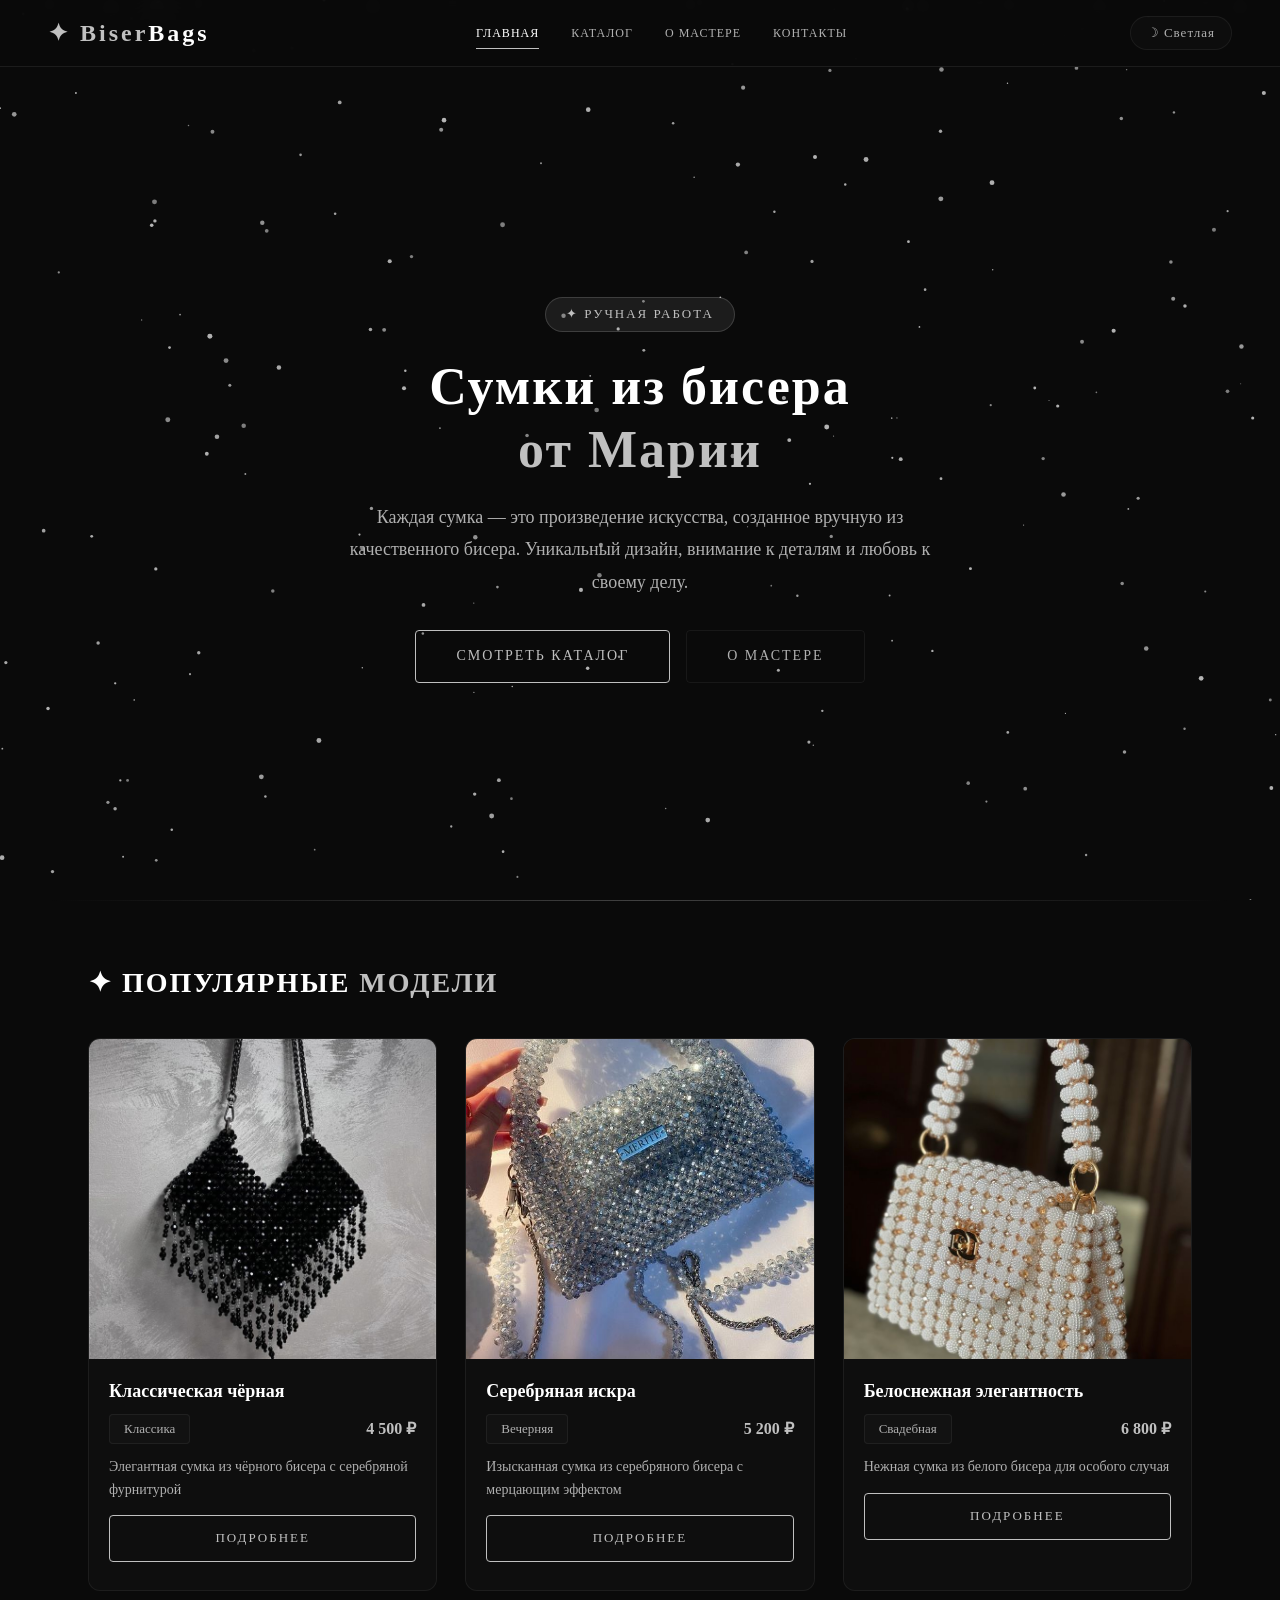
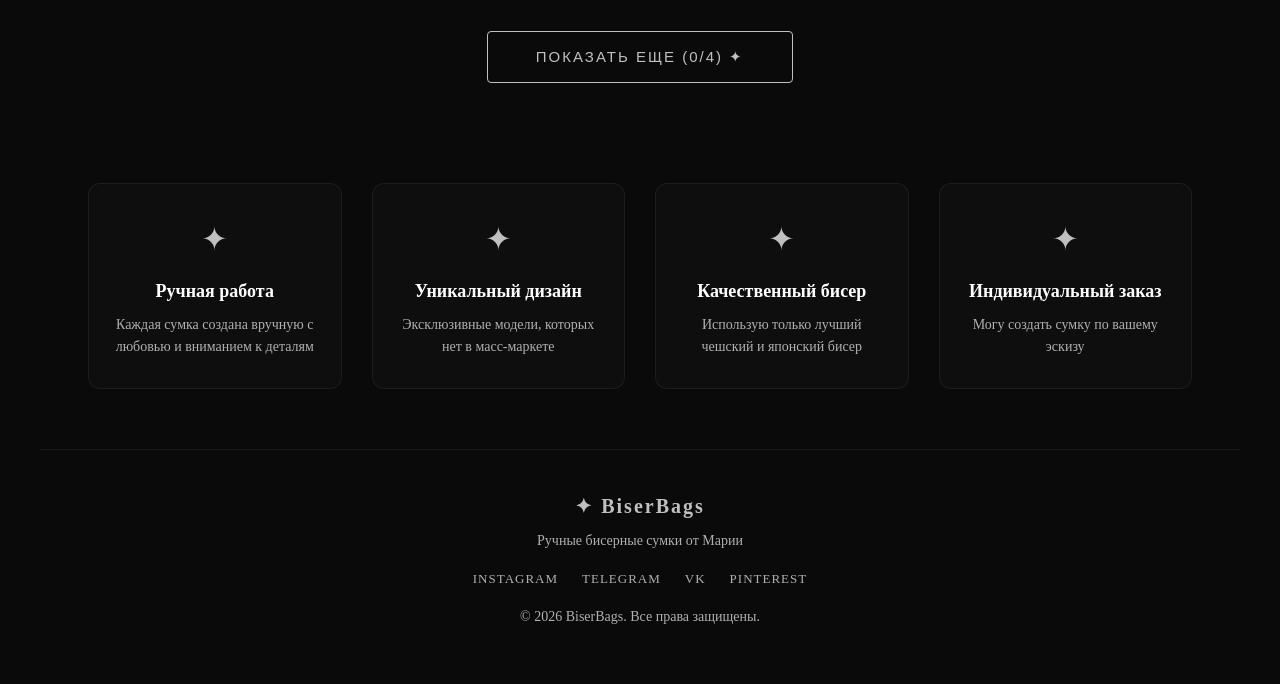
<file: index.html>
<!DOCTYPE html>
<html lang="ru">
<head>
  <meta charset="UTF-8">
  <meta name="viewport" content="width=device-width, initial-scale=1.0">

  <title>BiserBags — бисерные сумки ручной работы</title>

  <meta name="description" content="Уникальные сумки из бисера ручной работы от Марии. Эксклюзивные дизайны, качественные материалы, ручное плетение.">
  <meta name="keywords" content="сумки из бисера, ручная работа, бисер, аксессуары, Мария, эксклюзив">
  <meta name="author" content="Мария">
  <meta name="theme-color" content="#0a0a0a">

  <meta property="og:title" content="BiserBags — бисерные сумки ручной работы">
  <meta property="og:description" content="Уникальные сумки из бисера ручной работы от Марии. Каждая сумка создана с любовью.">
  <meta property="og:type" content="website">
  <meta property="og:image" content="assets/images/icon-512.png">

  <link rel="manifest" href="manifest.json">
  <link rel="icon" href="assets/images/favicon.png">

  <link rel="stylesheet" href="style.css">
</head>
<body>
  <!-- Звёздный фон -->
  <canvas id="starfield"></canvas>
  <div id="particles"></div>

  <!-- ХЕДЕР -->
  <header class="header">
    <a href="index.html" class="logo">✦ Biser<span>Bags</span></a>
    <nav class="nav">
      <a href="index.html" class="active">Главная</a>
      <a href="catalog.html">Каталог</a>
      <a href="about.html">О мастере</a>
      <a href="contacts.html">Контакты</a>
    </nav>
  </header>

  <!-- ГЕРОЙ -->
  <section class="hero">
    <div class="hero-content">
      <span class="hero-tag">✦ Ручная работа</span>
      <h1>Сумки из бисера<br><span>от Марии</span></h1>
      <p>Каждая сумка — это произведение искусства, созданное вручную из качественного бисера. Уникальный дизайн, внимание к деталям и любовь к своему делу.</p>
      <div class="hero-buttons">
        <a href="catalog.html" class="btn-neon">Смотреть каталог</a>
        <a href="about.html" class="btn-neon btn-outline">О мастере</a>
      </div>
    </div>
  </section>

  <!-- РАЗДЕЛИТЕЛЬ -->
  <div class="divider"></div>

  <!-- ПОПУЛЯРНЫЕ СУМКИ -->
  <section class="section">
    <h2 class="section-title">✦ Популярные <span>модели</span></h2>
    <div class="grid">
      <div class="card">
        <img class="card-image" src="черная.jpg" alt="Чёрная сумка из бисера" onerror="this.src='https://via.placeholder.com/400x500/1a1a1a/c0c0c0?text=BiserBags'">
        <div class="card-body">
          <div class="card-title">Классическая чёрная</div>
          <div class="card-meta">
            <span class="card-category">Классика</span>
            <span class="card-price">4 500 ₽</span>
          </div>
          <p class="card-description">Элегантная сумка из чёрного бисера с серебряной фурнитурой</p>
          <a href="catalog.html" class="btn-neon">Подробнее</a>
        </div>
      </div>

      <div class="card">
        <img class="card-image" src="серебро.jpg" alt="Серебряная сумка из бисера" onerror="this.src='https://via.placeholder.com/400x500/1a1a1a/c0c0c0?text=BiserBags'">
        <div class="card-body">
          <div class="card-title">Серебряная искра</div>
          <div class="card-meta">
            <span class="card-category">Вечерняя</span>
            <span class="card-price">5 200 ₽</span>
          </div>
          <p class="card-description">Изысканная сумка из серебряного бисера с мерцающим эффектом</p>
          <a href="catalog.html" class="btn-neon">Подробнее</a>
        </div>
      </div>

      <div class="card">
        <img class="card-image" src="свадебная.jpg" alt="Белая сумка из бисера" onerror="this.src='https://via.placeholder.com/400x500/1a1a1a/c0c0c0?text=BiserBags'">
        <div class="card-body">
          <div class="card-title">Белоснежная элегантность</div>
          <div class="card-meta">
            <span class="card-category">Свадебная</span>
            <span class="card-price">6 800 ₽</span>
          </div>
          <p class="card-description">Нежная сумка из белого бисера для особого случая</p>
          <a href="catalog.html" class="btn-neon">Подробнее</a>
        </div>
      </div>
    </div>

    <!-- КНОПКА "ПОКАЗАТЬ ЕЩЕ" -->
    <div class="load-more-wrapper">
      <button id="loadMore" class="btn-neon">Показать еще (0/4) ✦</button>
    </div>
  </section>

  <!-- ПРЕИМУЩЕСТВА -->
  <section class="section features">
    <div class="features-grid">
      <div class="feature-item">
        <div class="feature-icon">✦</div>
        <h3>Ручная работа</h3>
        <p>Каждая сумка создана вручную с любовью и вниманием к деталям</p>
      </div>
      <div class="feature-item">
        <div class="feature-icon">✦</div>
        <h3>Уникальный дизайн</h3>
        <p>Эксклюзивные модели, которых нет в масс-маркете</p>
      </div>
      <div class="feature-item">
        <div class="feature-icon">✦</div>
        <h3>Качественный бисер</h3>
        <p>Использую только лучший чешский и японский бисер</p>
      </div>
      <div class="feature-item">
        <div class="feature-icon">✦</div>
        <h3>Индивидуальный заказ</h3>
        <p>Могу создать сумку по вашему эскизу</p>
      </div>
    </div>
  </section>

  <!-- ПОДВАЛ -->
  <footer class="footer">
    <div class="footer-content">
      <div class="footer-logo">✦ BiserBags</div>
      <p>Ручные бисерные сумки от Марии</p>
      <div class="social-links">
        <a href="#" class="social-link">Instagram</a>
        <a href="#" class="social-link">Telegram</a>
        <a href="#" class="social-link">VK</a>
        <a href="#" class="social-link">Pinterest</a>
      </div>
      <p class="copyright">© 2026 BiserBags. Все права защищены.</p>
    </div>
  </footer>

  <!-- ПОДКЛЮЧЕНИЕ СКРИПТОВ -->
  <script src="script.js"></script>
</body>
</html>
</file>
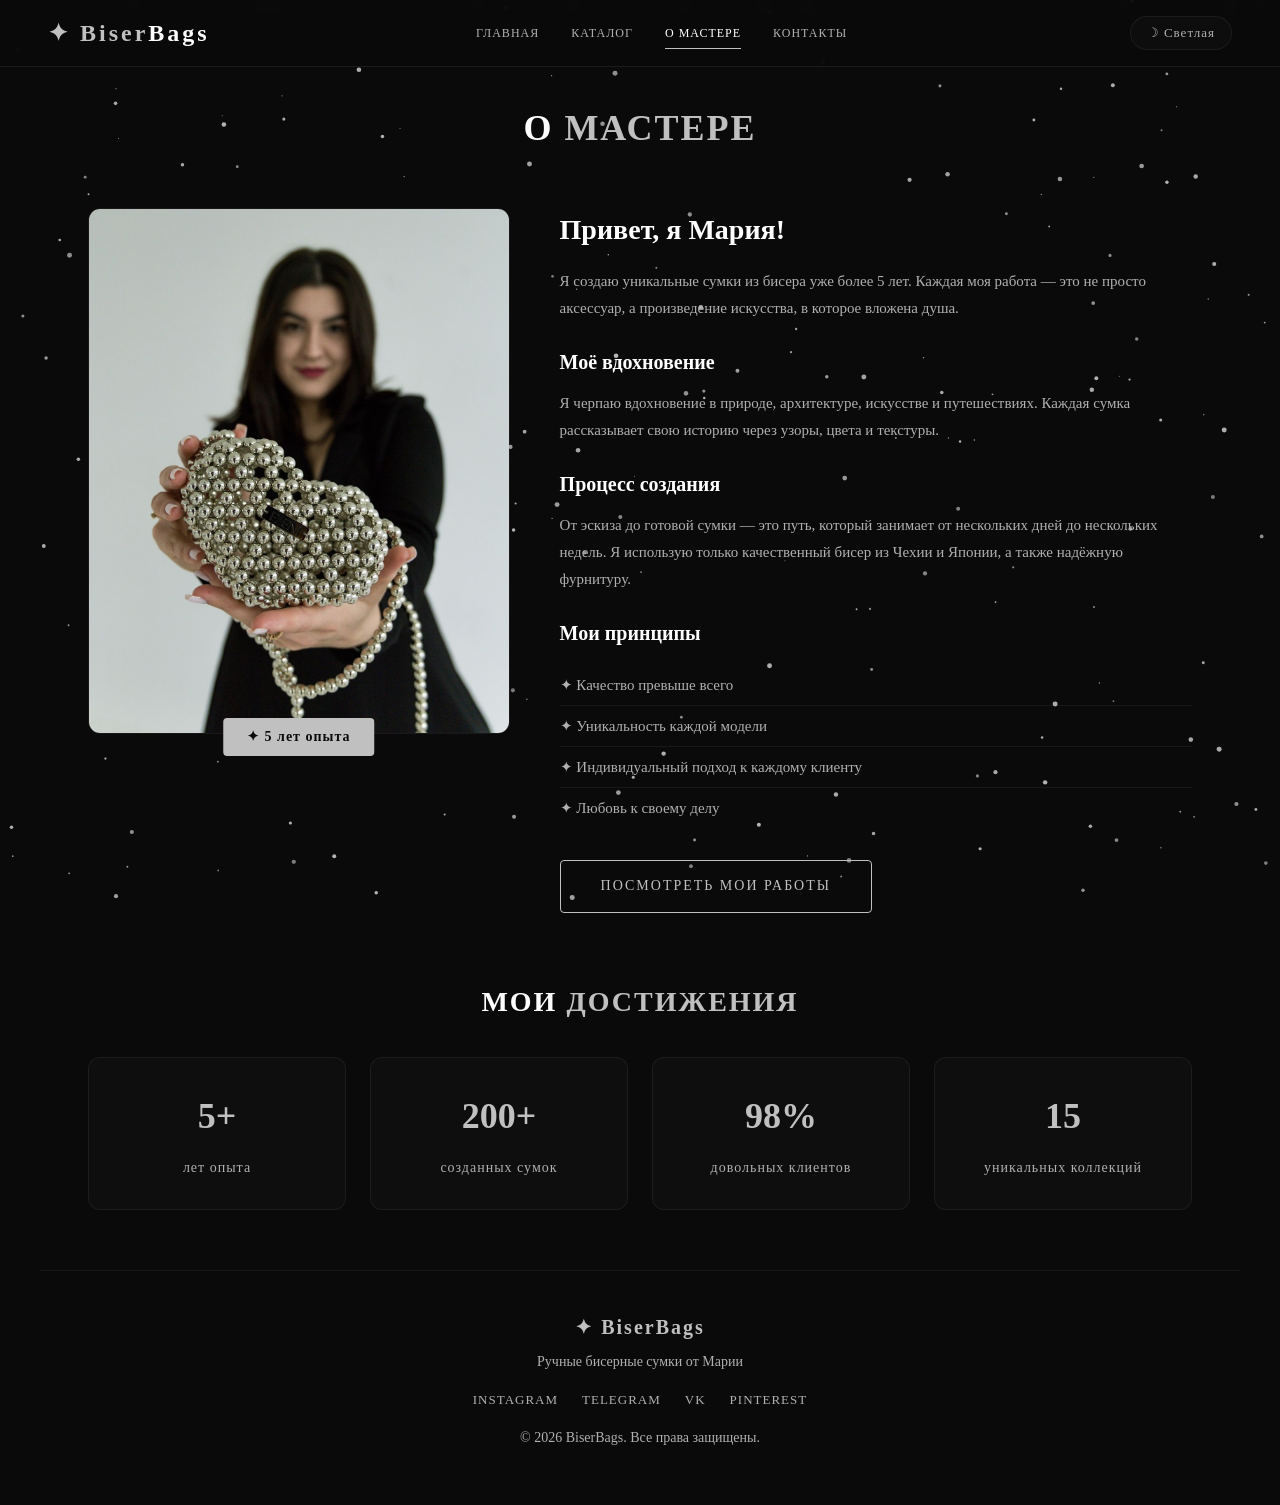
<file: about.html>
<!DOCTYPE html>
<html lang="ru">
<head>
  <meta charset="UTF-8">
  <meta name="viewport" content="width=device-width, initial-scale=1.0">

  <title>BiserBags — О мастере Марии</title>

  <meta name="description" content="Мария — мастер по созданию бисерных сумок. История, вдохновение, процесс создания.">
  <meta name="keywords" content="о мастере, Мария, бисерные сумки, ручная работа">
  <meta name="author" content="Мария">
  <meta name="theme-color" content="#0a0a0a">

  <meta property="og:title" content="BiserBags — О мастере Марии">
  <meta property="og:description" content="Мария создаёт уникальные сумки из бисера с любовью.">
  <meta property="og:type" content="website">
  <meta property="og:image" content="assets/images/icon-512.png">

  <link rel="manifest" href="manifest.json">
  <link rel="icon" href="assets/images/favicon.png">

  <link rel="stylesheet" href="style.css">
  <link rel="stylesheet" href="about.css">
</head>
<body>
  <!-- Звёздный фон -->
  <canvas id="starfield"></canvas>
  <div id="particles"></div>

  <!-- ХЕДЕР -->
  <header class="header">
    <a href="index.html" class="logo">✦ Biser<span>Bags</span></a>
    <nav class="nav">
      <a href="index.html">Главная</a>
      <a href="catalog.html">Каталог</a>
      <a href="about.html" class="active">О мастере</a>
      <a href="contacts.html">Контакты</a>
    </nav>
  </header>

  <!-- О МАСТЕРЕ -->
  <main class="about-page">
    <div class="about-header">
      <h1>О <span>мастере</span></h1>
    </div>

    <div class="about-content">
      <div class="about-image">
        <img src="портрет.jpg" alt="Мария — мастер бисерных сумок" onerror="this.src='https://via.placeholder.com/400x500/1a1a1a/c0c0c0?text=Мария'">
        <div class="about-badge">✦ 5 лет опыта</div>
      </div>

      <div class="about-text">
        <h2>Привет, я Мария!</h2>
        <p>Я создаю уникальные сумки из бисера уже более 5 лет. Каждая моя работа — это не просто аксессуар, а произведение искусства, в которое вложена душа.</p>
        
        <h3>Моё вдохновение</h3>
        <p>Я черпаю вдохновение в природе, архитектуре, искусстве и путешествиях. Каждая сумка рассказывает свою историю через узоры, цвета и текстуры.</p>
        
        <h3>Процесс создания</h3>
        <p>От эскиза до готовой сумки — это путь, который занимает от нескольких дней до нескольких недель. Я использую только качественный бисер из Чехии и Японии, а также надёжную фурнитуру.</p>

        <h3>Мои принципы</h3>
        <ul class="principles">
          <li>✦ Качество превыше всего</li>
          <li>✦ Уникальность каждой модели</li>
          <li>✦ Индивидуальный подход к каждому клиенту</li>
          <li>✦ Любовь к своему делу</li>
        </ul>

        <a href="catalog.html" class="btn-neon">Посмотреть мои работы</a>
      </div>
    </div>

    <!-- Достижения -->
    <section class="achievements">
      <h2>Мои <span>достижения</span></h2>
      <div class="achievements-grid">
        <div class="achievement-item">
          <span class="achievement-number">5+</span>
          <span class="achievement-label">лет опыта</span>
        </div>
        <div class="achievement-item">
          <span class="achievement-number">200+</span>
          <span class="achievement-label">созданных сумок</span>
        </div>
        <div class="achievement-item">
          <span class="achievement-number">98%</span>
          <span class="achievement-label">довольных клиентов</span>
        </div>
        <div class="achievement-item">
          <span class="achievement-number">15</span>
          <span class="achievement-label">уникальных коллекций</span>
        </div>
      </div>
    </section>
  </main>

  <!-- ПОДВАЛ -->
  <footer class="footer">
    <div class="footer-content">
      <div class="footer-logo">✦ BiserBags</div>
      <p>Ручные бисерные сумки от Марии</p>
      <div class="social-links">
        <a href="#" class="social-link">Instagram</a>
        <a href="#" class="social-link">Telegram</a>
        <a href="#" class="social-link">VK</a>
        <a href="#" class="social-link">Pinterest</a>
      </div>
      <p class="copyright">© 2026 BiserBags. Все права защищены.</p>
    </div>
  </footer>

  <!-- ПОДКЛЮЧЕНИЕ СКРИПТОВ -->
  <script src="script.js"></script>
</body>
</html>
</file>
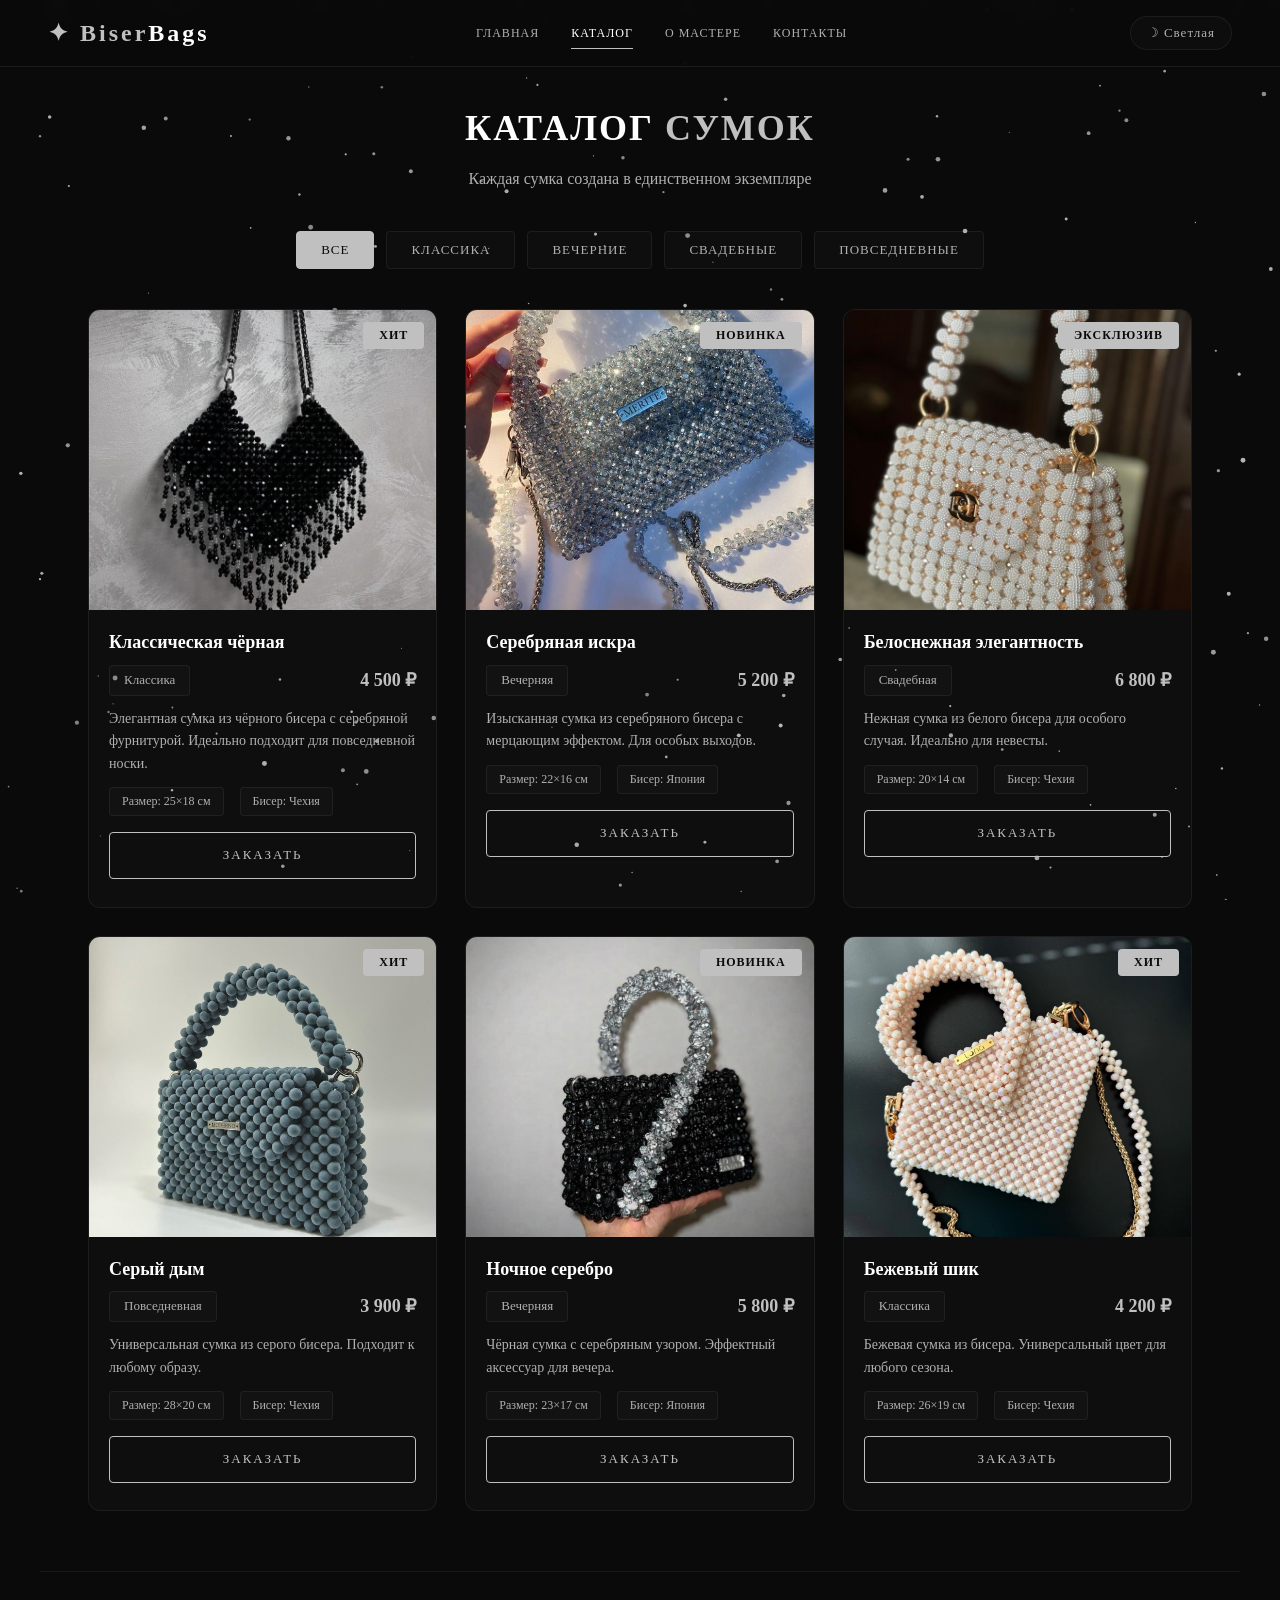
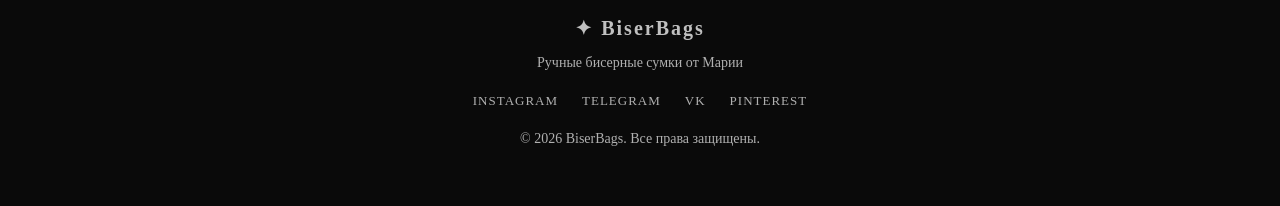
<file: catalog.html>
<!DOCTYPE html>
<html lang="ru">
<head>
  <meta charset="UTF-8">
  <meta name="viewport" content="width=device-width, initial-scale=1.0">

  <title>BiserBags — Каталог бисерных сумок</title>

  <meta name="description" content="Каталог бисерных сумок ручной работы. Различные модели, цвета и размеры. Сделано с любовью.">
  <meta name="keywords" content="каталог сумок, бисерные сумки, ручная работа, сумки из бисера">
  <meta name="author" content="Мария">
  <meta name="theme-color" content="#0a0a0a">

  <meta property="og:title" content="BiserBags — Каталог бисерных сумок">
  <meta property="og:description" content="Сумки из бисера ручной работы. Уникальные модели.">
  <meta property="og:type" content="website">
  <meta property="og:image" content="assets/images/icon-512.png">

  <link rel="manifest" href="manifest.json">
  <link rel="icon" href="assets/images/favicon.png">

  <link rel="stylesheet" href="style.css">
  <link rel="stylesheet" href="catalog.css">
</head>
<body>
  <!-- Звёздный фон -->
  <canvas id="starfield"></canvas>
  <div id="particles"></div>

  <!-- ХЕДЕР -->
  <header class="header">
    <a href="index.html" class="logo">✦ Biser<span>Bags</span></a>
    <nav class="nav">
      <a href="index.html">Главная</a>
      <a href="catalog.html" class="active">Каталог</a>
      <a href="about.html">О мастере</a>
      <a href="contacts.html">Контакты</a>
    </nav>
  </header>

  <!-- КАТАЛОГ -->
  <main class="catalog-page">
    <div class="catalog-header">
      <h1>Каталог <span>сумок</span></h1>
      <p>Каждая сумка создана в единственном экземпляре</p>
    </div>

    <!-- Фильтры -->
    <div class="filters">
      <button class="filter-btn active" data-filter="all">Все</button>
      <button class="filter-btn" data-filter="classic">Классика</button>
      <button class="filter-btn" data-filter="evening">Вечерние</button>
      <button class="filter-btn" data-filter="wedding">Свадебные</button>
      <button class="filter-btn" data-filter="everyday">Повседневные</button>
    </div>

    <!-- Сетка товаров -->
    <div class="catalog-grid">
      <div class="product-card" data-category="classic">
        <div class="product-image">
          <img src="черная.jpg" alt="Классическая чёрная сумка" onerror="this.src='https://via.placeholder.com/400x500/1a1a1a/c0c0c0?text=BiserBags'">
          <span class="product-badge">Хит</span>
        </div>
        <div class="product-info">
          <h3>Классическая чёрная</h3>
          <div class="product-details">
            <span class="product-category">Классика</span>
            <span class="product-price">4 500 ₽</span>
          </div>
          <p class="product-description">Элегантная сумка из чёрного бисера с серебряной фурнитурой. Идеально подходит для повседневной носки.</p>
          <div class="product-specs">
            <span>Размер: 25×18 см</span>
            <span>Бисер: Чехия</span>
          </div>
          <a href="#" class="btn-neon">Заказать</a>
        </div>
      </div>

      <div class="product-card" data-category="evening">
        <div class="product-image">
          <img src="серебро.jpg" alt="Серебряная сумка" onerror="this.src='https://via.placeholder.com/400x500/1a1a1a/c0c0c0?text=BiserBags'">
          <span class="product-badge">Новинка</span>
        </div>
        <div class="product-info">
          <h3>Серебряная искра</h3>
          <div class="product-details">
            <span class="product-category">Вечерняя</span>
            <span class="product-price">5 200 ₽</span>
          </div>
          <p class="product-description">Изысканная сумка из серебряного бисера с мерцающим эффектом. Для особых выходов.</p>
          <div class="product-specs">
            <span>Размер: 22×16 см</span>
            <span>Бисер: Япония</span>
          </div>
          <a href="#" class="btn-neon">Заказать</a>
        </div>
      </div>

      <div class="product-card" data-category="wedding">
        <div class="product-image">
          <img src="свадебная.jpg" alt="Белая свадебная сумка" onerror="this.src='https://via.placeholder.com/400x500/1a1a1a/c0c0c0?text=BiserBags'">
          <span class="product-badge">Эксклюзив</span>
        </div>
        <div class="product-info">
          <h3>Белоснежная элегантность</h3>
          <div class="product-details">
            <span class="product-category">Свадебная</span>
            <span class="product-price">6 800 ₽</span>
          </div>
          <p class="product-description">Нежная сумка из белого бисера для особого случая. Идеально для невесты.</p>
          <div class="product-specs">
            <span>Размер: 20×14 см</span>
            <span>Бисер: Чехия</span>
          </div>
          <a href="#" class="btn-neon">Заказать</a>
        </div>
      </div>

      <div class="product-card" data-category="everyday">
        <div class="product-image">
          <img src="повседневное.jpg" alt="Серая повседневная сумка" onerror="this.src='https://via.placeholder.com/400x500/1a1a1a/c0c0c0?text=BiserBags'">
          <span class="product-badge">Хит</span>
        </div>
        <div class="product-info">
          <h3>Серый дым</h3>
          <div class="product-details">
            <span class="product-category">Повседневная</span>
            <span class="product-price">3 900 ₽</span>
          </div>
          <p class="product-description">Универсальная сумка из серого бисера. Подходит к любому образу.</p>
          <div class="product-specs">
            <span>Размер: 28×20 см</span>
            <span>Бисер: Чехия</span>
          </div>
          <a href="#" class="btn-neon">Заказать</a>
        </div>
      </div>

      <div class="product-card" data-category="evening">
        <div class="product-image">
          <img src="вечерняя.jpg" alt="Чёрная вечерняя сумка с серебром" onerror="this.src='https://via.placeholder.com/400x500/1a1a1a/c0c0c0?text=BiserBags'">
          <span class="product-badge">Новинка</span>
        </div>
        <div class="product-info">
          <h3>Ночное серебро</h3>
          <div class="product-details">
            <span class="product-category">Вечерняя</span>
            <span class="product-price">5 800 ₽</span>
          </div>
          <p class="product-description">Чёрная сумка с серебряным узором. Эффектный аксессуар для вечера.</p>
          <div class="product-specs">
            <span>Размер: 23×17 см</span>
            <span>Бисер: Япония</span>
          </div>
          <a href="#" class="btn-neon">Заказать</a>
        </div>
      </div>

      <div class="product-card" data-category="classic">
        <div class="product-image">
          <img src="беж.jpg" alt="Бежевая классическая сумка" onerror="this.src='https://via.placeholder.com/400x500/1a1a1a/c0c0c0?text=BiserBags'">
          <span class="product-badge">Хит</span>
        </div>
        <div class="product-info">
          <h3>Бежевый шик</h3>
          <div class="product-details">
            <span class="product-category">Классика</span>
            <span class="product-price">4 200 ₽</span>
          </div>
          <p class="product-description">Бежевая сумка из бисера. Универсальный цвет для любого сезона.</p>
          <div class="product-specs">
            <span>Размер: 26×19 см</span>
            <span>Бисер: Чехия</span>
          </div>
          <a href="#" class="btn-neon">Заказать</a>
        </div>
      </div>
    </div>
  </main>

  <!-- ПОДВАЛ -->
  <footer class="footer">
    <div class="footer-content">
      <div class="footer-logo">✦ BiserBags</div>
      <p>Ручные бисерные сумки от Марии</p>
      <div class="social-links">
        <a href="#" class="social-link">Instagram</a>
        <a href="#" class="social-link">Telegram</a>
        <a href="#" class="social-link">VK</a>
        <a href="#" class="social-link">Pinterest</a>
      </div>
      <p class="copyright">© 2026 BiserBags. Все права защищены.</p>
    </div>
  </footer>

  <!-- ПОДКЛЮЧЕНИЕ СКРИПТОВ -->
  <script src="script.js"></script>
</body>
</html>
</file>
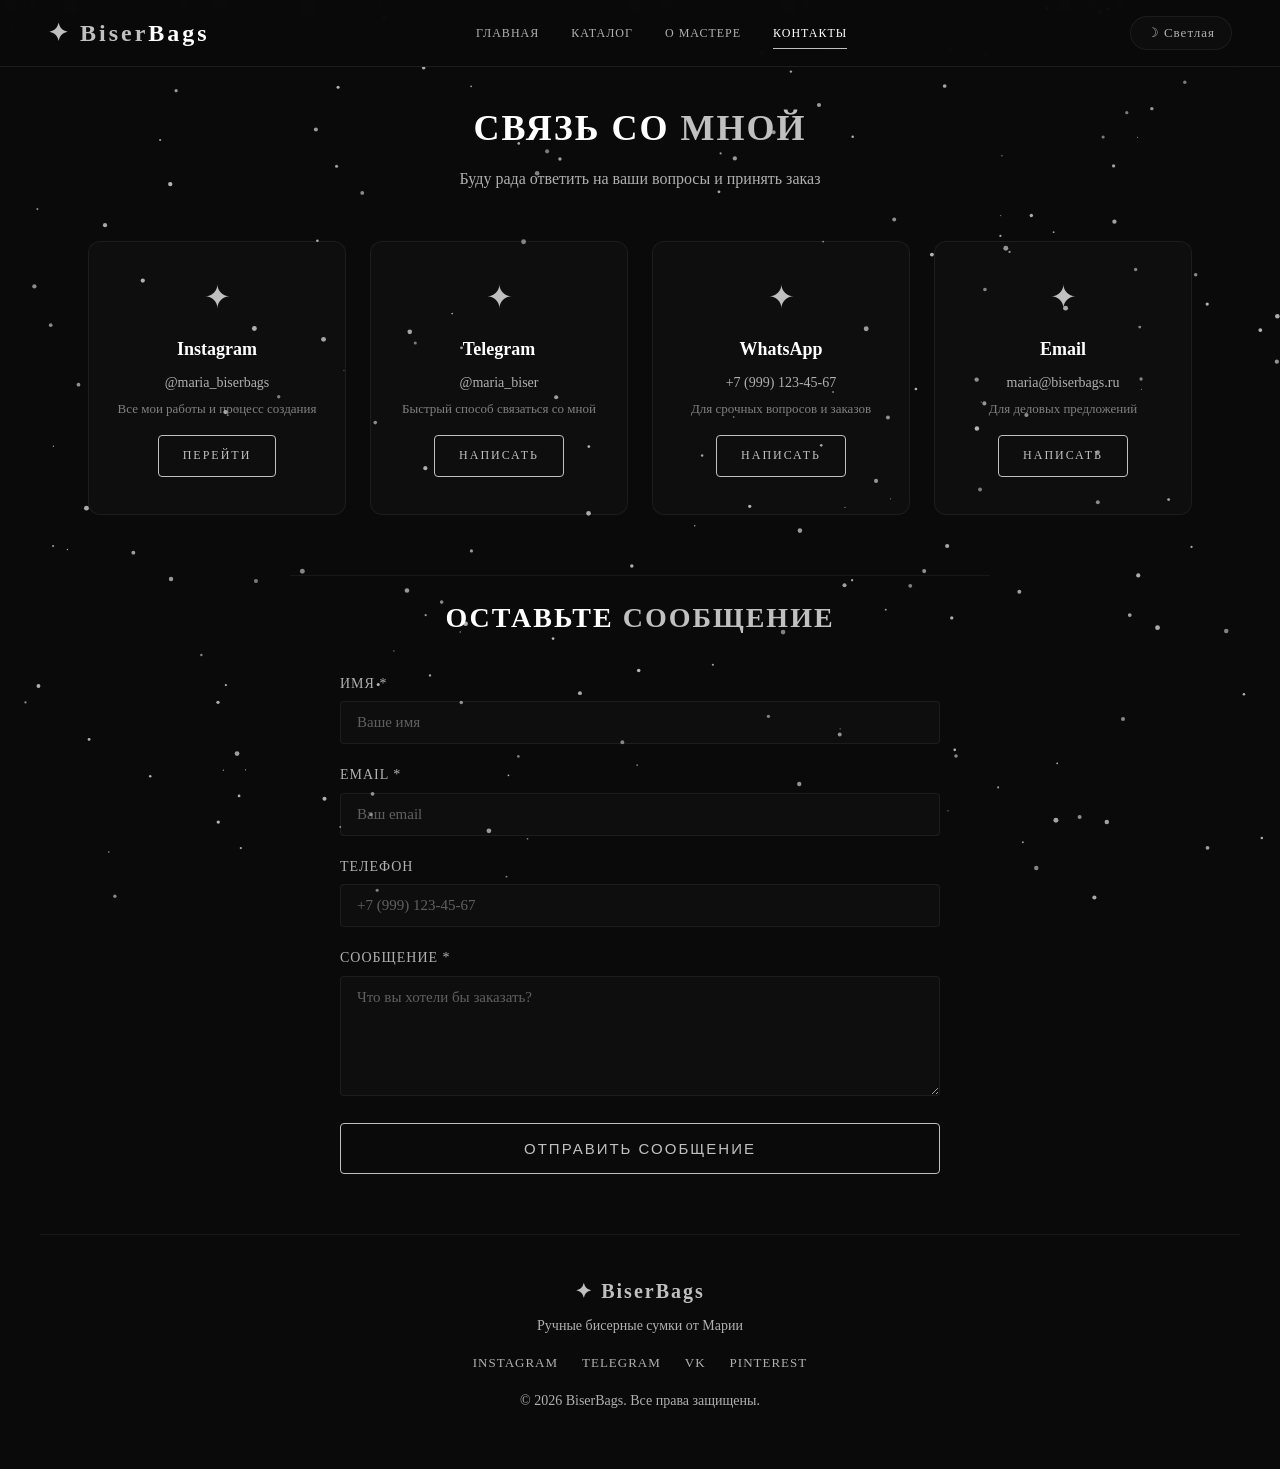
<file: contacts.html>
<!DOCTYPE html>
<html lang="ru">
<head>
  <meta charset="UTF-8">
  <meta name="viewport" content="width=device-width, initial-scale=1.0">

  <title>BiserBags — Контакты</title>

  <meta name="description" content="Свяжитесь с Марией для заказа бисерной сумки. Instagram, Telegram, WhatsApp, Email.">
  <meta name="keywords" content="контакты, заказать сумку, Мария, бисерные сумки">
  <meta name="author" content="Мария">
  <meta name="theme-color" content="#0a0a0a">

  <meta property="og:title" content="BiserBags — Контакты">
  <meta property="og:description" content="Свяжитесь со мной для заказа уникальной бисерной сумки.">
  <meta property="og:type" content="website">
  <meta property="og:image" content="assets/images/icon-512.png">

  <link rel="manifest" href="manifest.json">
  <link rel="icon" href="assets/images/favicon.png">

  <link rel="stylesheet" href="style.css">
  <link rel="stylesheet" href="contacts.css">
</head>
<body>
  <!-- Звёздный фон -->
  <canvas id="starfield"></canvas>
  <div id="particles"></div>

  <!-- ХЕДЕР -->
  <header class="header">
    <a href="index.html" class="logo">✦ Biser<span>Bags</span></a>
    <nav class="nav">
      <a href="index.html">Главная</a>
      <a href="catalog.html">Каталог</a>
      <a href="about.html">О мастере</a>
      <a href="contacts.html" class="active">Контакты</a>
    </nav>
  </header>

  <!-- КОНТАКТЫ -->
  <main class="contacts-page">
    <div class="contacts-header">
      <h1>Связь со <span>мной</span></h1>
      <p>Буду рада ответить на ваши вопросы и принять заказ</p>
    </div>

    <div class="contacts-grid">
      <div class="contact-card">
        <div class="contact-icon">✦</div>
        <h3>Instagram</h3>
        <p>@maria_biserbags</p>
        <p class="contact-desc">Все мои работы и процесс создания</p>
        <a href="#" class="btn-neon btn-small">Перейти</a>
      </div>

      <div class="contact-card">
        <div class="contact-icon">✦</div>
        <h3>Telegram</h3>
        <p>@maria_biser</p>
        <p class="contact-desc">Быстрый способ связаться со мной</p>
        <a href="#" class="btn-neon btn-small">Написать</a>
      </div>

      <div class="contact-card">
        <div class="contact-icon">✦</div>
        <h3>WhatsApp</h3>
        <p>+7 (999) 123-45-67</p>
        <p class="contact-desc">Для срочных вопросов и заказов</p>
        <a href="#" class="btn-neon btn-small">Написать</a>
      </div>

      <div class="contact-card">
        <div class="contact-icon">✦</div>
        <h3>Email</h3>
        <p>maria@biserbags.ru</p>
        <p class="contact-desc">Для деловых предложений</p>
        <a href="#" class="btn-neon btn-small">Написать</a>
      </div>
    </div>

    <!-- ФОРМА ОБРАТНОЙ СВЯЗИ -->
    <div class="contact-form-section">
      <h2>Оставьте <span>сообщение</span></h2>
      <form class="contact-form" id="contactForm">
        <div class="form-group">
          <label for="name">Имя *</label>
          <input type="text" id="name" placeholder="Ваше имя" required>
        </div>
        <div class="form-group">
          <label for="email">Email *</label>
          <input type="email" id="email" placeholder="Ваш email" required>
        </div>
        <div class="form-group">
          <label for="phone">Телефон</label>
          <input type="tel" id="phone" placeholder="+7 (999) 123-45-67">
        </div>
        <div class="form-group">
          <label for="message">Сообщение *</label>
          <textarea id="message" rows="5" placeholder="Что вы хотели бы заказать?" required></textarea>
        </div>
        <button type="submit" class="btn-neon">Отправить сообщение</button>
      </form>
    </div>
  </main>

  <!-- ПОДВАЛ -->
  <footer class="footer">
    <div class="footer-content">
      <div class="footer-logo">✦ BiserBags</div>
      <p>Ручные бисерные сумки от Марии</p>
      <div class="social-links">
        <a href="#" class="social-link">Instagram</a>
        <a href="#" class="social-link">Telegram</a>
        <a href="#" class="social-link">VK</a>
        <a href="#" class="social-link">Pinterest</a>
      </div>
      <p class="copyright">© 2026 BiserBags. Все права защищены.</p>
    </div>
  </footer>

  <!-- ПОДКЛЮЧЕНИЕ СКРИПТОВ -->
  <script src="script.js"></script>
</body>
</html>
</file>
<file: style.css>
/* ===== ГЛОБАЛЬНЫЕ СТИЛИ ===== */
* {
  margin: 0;
  padding: 0;
  box-sizing: border-box;
}

:root {
  --black: #0a0a0a;
  --dark-gray: #1a1a1a;
  --gray: #2a2a2a;
  --light-gray: #3a3a3a;
  --silver: #c0c0c0;
  --light-silver: #e0e0e0;
  --white: #ffffff;
  --shadow-silver: 0 0 30px rgba(192, 192, 192, 0.2);
  --transition: all 0.3s cubic-bezier(0.175, 0.885, 0.32, 1.275);
  --border-radius: 12px;
  --font-main: 'Georgia', 'Times New Roman', serif;

  /* ТЕМНЫЕ ЗНАЧЕНИЯ ПО УМОЛЧАНИЮ */
  --bg-primary: #0a0a0a;
  --bg-card: rgba(255, 255, 255, 0.02);
  --text-primary: #ffffff;
  --text-secondary: #b0b0b0;
  --border-color: rgba(192, 192, 192, 0.08);
  --silver-color: #c0c0c0;
  --light-gray-color: #3a3a3a;
  --dark-gray-color: #1a1a1a;
}

html {
  scroll-behavior: smooth;
}

body {
  font-family: var(--font-main);
  background-color: var(--bg-primary);
  color: var(--text-primary);
  min-height: 100vh;
  overflow-x: hidden;
  line-height: 1.6;
  transition: background-color 0.3s ease, color 0.3s ease;
}

/* ===== СКРОЛЛБАР ===== */
::-webkit-scrollbar {
  width: 10px;
  height: 10px;
}

::-webkit-scrollbar-track {
  background: var(--black);
}

::-webkit-scrollbar-thumb {
  background: var(--silver);
  border-radius: 10px;
  border: 2px solid var(--black);
}

::-webkit-scrollbar-thumb:hover {
  background: var(--light-silver);
}

/* ===== ЗВЁЗДНЫЙ ФОН ===== */
#starfield {
  position: fixed;
  top: 0;
  left: 0;
  width: 100%;
  height: 100%;
  z-index: 0;
  pointer-events: none;
}

#particles {
  position: fixed;
  top: 0;
  left: 0;
  width: 100%;
  height: 100%;
  z-index: 1;
  pointer-events: none;
  overflow: hidden;
}

.floating-particle {
  position: absolute;
  border-radius: 50%;
  pointer-events: none;
  animation: floatAround linear infinite;
  opacity: 0.3;
}

@keyframes floatAround {
  0% {
    transform: translateY(100vh) rotate(0deg) scale(0);
    opacity: 0;
  }
  10% {
    opacity: 0.5;
    transform: translateY(90vh) rotate(30deg) scale(1);
  }
  90% {
    opacity: 0.5;
  }
  100% {
    transform: translateY(-10vh) rotate(720deg) scale(0.5);
    opacity: 0;
  }
}

/* ===== ХЕДЕР ===== */
.header {
  position: fixed;
  top: 0;
  left: 0;
  right: 0;
  z-index: 1000;
  background: rgba(10, 10, 10, 0.92);
  backdrop-filter: blur(16px);
  -webkit-backdrop-filter: blur(16px);
  border-bottom: 1px solid rgba(192, 192, 192, 0.1);
  padding: 14px 48px;
  display: flex;
  justify-content: space-between;
  align-items: center;
  transition: var(--transition);
}

.header.scrolled {
  background: rgba(10, 10, 10, 0.98);
  box-shadow: 0 4px 30px rgba(0, 0, 0, 0.5);
}

.logo {
  font-size: 24px;
  font-weight: 700;
  color: var(--silver-color);
  text-decoration: none;
  letter-spacing: 3px;
  transition: var(--transition);
  font-family: 'Georgia', serif;
}

.logo:hover {
  color: var(--white);
  transform: scale(1.05);
}

.logo span {
  color: var(--text-primary);
}

.nav {
  display: flex;
  gap: 32px;
  align-items: center;
}

.nav a {
  color: var(--text-secondary);
  text-decoration: none;
  font-size: 12px;
  font-weight: 400;
  transition: var(--transition);
  letter-spacing: 1px;
  position: relative;
  padding: 4px 0;
  text-transform: uppercase;
}

.nav a::after {
  content: '';
  position: absolute;
  bottom: -2px;
  left: 0;
  width: 0;
  height: 1px;
  background: var(--silver-color);
  transition: var(--transition);
}

.nav a:hover,
.nav a.active {
  color: var(--silver-color);
}

.nav a:hover::after,
.nav a.active::after {
  width: 100%;
}

.nav a.active {
  color: var(--text-primary);
}

/* ===== ПЕРЕКЛЮЧАТЕЛЬ ТЕМ ===== */
.theme-toggle-wrapper {
  display: flex;
  align-items: center;
  margin-left: 16px;
}

.theme-toggle {
  background: none;
  border: 1px solid var(--border-color);
  color: var(--text-secondary);
  padding: 8px 16px;
  border-radius: 20px;
  cursor: pointer;
  font-size: 13px;
  font-family: var(--font-main);
  transition: var(--transition);
  letter-spacing: 1px;
  background: var(--bg-card);
}

.theme-toggle:hover {
  border-color: var(--silver-color);
  color: var(--text-primary);
  transform: scale(1.05);
}

.theme-toggle:active {
  transform: scale(0.95);
}

/* ===== ГЕРОЙ ===== */
.hero {
  position: relative;
  z-index: 2;
  text-align: center;
  padding: 180px 48px 100px;
  max-width: 900px;
  margin: 0 auto;
  min-height: 100vh;
  display: flex;
  align-items: center;
  justify-content: center;
}

.hero-content {
  width: 100%;
}

.hero-tag {
  display: inline-block;
  background: rgba(192, 192, 192, 0.1);
  border: 1px solid rgba(192, 192, 192, 0.2);
  padding: 6px 20px;
  border-radius: 20px;
  font-size: 13px;
  color: var(--silver-color);
  letter-spacing: 2px;
  margin-bottom: 24px;
  text-transform: uppercase;
}

.hero h1 {
  font-size: 52px;
  font-weight: 700;
  color: var(--text-primary);
  margin-bottom: 20px;
  letter-spacing: 2px;
  line-height: 1.2;
}

.hero h1 span {
  color: var(--silver-color);
}

.hero p {
  font-size: 18px;
  color: var(--text-secondary);
  max-width: 600px;
  margin: 0 auto 32px;
  line-height: 1.8;
  font-weight: 300;
}

.hero-buttons {
  display: flex;
  gap: 16px;
  justify-content: center;
  flex-wrap: wrap;
}

/* ===== КНОПКИ ===== */
.btn-neon {
  display: inline-block;
  padding: 14px 40px;
  font-size: 14px;
  font-weight: 400;
  border: 1px solid var(--silver-color);
  background: transparent;
  color: var(--silver-color);
  border-radius: 4px;
  cursor: pointer;
  transition: var(--transition);
  text-transform: uppercase;
  text-decoration: none;
  letter-spacing: 2px;
  position: relative;
  overflow: hidden;
}

.btn-neon:hover {
  background: var(--silver-color);
  color: var(--bg-primary);
  box-shadow: var(--shadow-silver);
  transform: translateY(-2px);
}

.btn-neon.btn-outline {
  border-color: var(--border-color);
  color: var(--text-secondary);
}

.btn-neon.btn-outline:hover {
  background: var(--border-color);
  color: var(--text-primary);
}

.btn-neon.btn-small {
  padding: 10px 24px;
  font-size: 12px;
}

/* ===== РАЗДЕЛИТЕЛЬ ===== */
.divider {
  position: relative;
  z-index: 2;
  height: 1px;
  margin: 0 48px 60px;
  background: linear-gradient(90deg, transparent, var(--silver-color), transparent);
  opacity: 0.3;
}

/* ===== СЕКЦИИ ===== */
.section {
  position: relative;
  z-index: 2;
  padding: 0 48px 60px;
  max-width: 1200px;
  margin: 0 auto;
}

.section-title {
  font-size: 28px;
  font-weight: 700;
  margin-bottom: 32px;
  color: var(--text-primary);
  letter-spacing: 2px;
  text-transform: uppercase;
}

.section-title span {
  color: var(--silver-color);
}

/* ===== СЕТКА ===== */
.grid {
  display: grid;
  grid-template-columns: repeat(auto-fill, minmax(280px, 1fr));
  gap: 28px;
}

/* ===== КАРТОЧКИ ===== */
.card {
  background: var(--bg-card);
  border-radius: var(--border-radius);
  overflow: hidden;
  transition: var(--transition);
  border: 1px solid var(--border-color);
  position: relative;
  animation: slideUp 0.6s ease;
}

.card:hover {
  transform: translateY(-8px);
  border-color: var(--silver-color);
  box-shadow: var(--shadow-silver);
}

.card-image {
  width: 100%;
  height: 320px;
  object-fit: cover;
  display: block;
  transition: transform 0.5s;
  background: var(--dark-gray);
}

.card:hover .card-image {
  transform: scale(1.03);
}

.card-body {
  padding: 18px 20px 20px;
}

.card-title {
  font-size: 18px;
  font-weight: 700;
  color: var(--text-primary);
  margin-bottom: 8px;
}

.card-meta {
  display: flex;
  justify-content: space-between;
  align-items: center;
  margin-bottom: 12px;
  flex-wrap: wrap;
  gap: 8px;
}

.card-category {
  font-size: 13px;
  color: var(--text-secondary);
  background: var(--bg-card);
  padding: 4px 14px;
  border-radius: 4px;
  border: 1px solid var(--border-color);
}

.card-price {
  font-size: 16px;
  font-weight: 700;
  color: var(--silver-color);
}

.card-description {
  font-size: 14px;
  color: var(--text-secondary);
  line-height: 1.6;
  margin-bottom: 14px;
}

.card .btn-neon {
  width: 100%;
  text-align: center;
  padding: 12px 20px;
  font-size: 13px;
}

/* ===== КНОПКА "ПОКАЗАТЬ ЕЩЕ" ===== */
.load-more-wrapper {
  text-align: center;
  margin: 40px 0 20px;
  position: relative;
  z-index: 2;
}

#loadMore {
  padding: 16px 48px;
  font-size: 15px;
  min-width: 280px;
  transition: var(--transition);
}

#loadMore:not(:disabled):hover {
  transform: translateY(-2px);
  box-shadow: var(--shadow-silver);
}

#loadMore:disabled {
  opacity: 0.5;
  cursor: not-allowed;
}

/* ===== ПРЕИМУЩЕСТВА ===== */
.features-grid {
  display: grid;
  grid-template-columns: repeat(auto-fit, minmax(200px, 1fr));
  gap: 30px;
  margin-top: 20px;
}

.feature-item {
  text-align: center;
  padding: 30px 20px;
  background: var(--bg-card);
  border-radius: var(--border-radius);
  border: 1px solid var(--border-color);
  transition: var(--transition);
}

.feature-item:hover {
  border-color: var(--silver-color);
  transform: translateY(-4px);
}

.feature-icon {
  font-size: 32px;
  color: var(--silver-color);
  margin-bottom: 12px;
}

.feature-item h3 {
  font-size: 18px;
  margin-bottom: 8px;
  color: var(--text-primary);
}

.feature-item p {
  font-size: 14px;
  color: var(--text-secondary);
  line-height: 1.6;
}

/* ===== ФОРМА ОБРАТНОЙ СВЯЗИ ===== */
.contact-form {
  max-width: 600px;
  margin: 0 auto;
}

.form-group {
  margin-bottom: 20px;
}

.form-group label {
  display: block;
  margin-bottom: 6px;
  color: var(--text-secondary);
  font-size: 14px;
  letter-spacing: 1px;
  text-transform: uppercase;
  font-weight: 300;
}

.form-group input,
.form-group textarea {
  width: 100%;
  padding: 12px 16px;
  background: var(--bg-card);
  border: 1px solid var(--border-color);
  border-radius: 4px;
  color: var(--text-primary);
  font-size: 15px;
  font-family: var(--font-main);
  transition: var(--transition);
  outline: none;
}

.form-group input:focus,
.form-group textarea:focus {
  border-color: var(--silver-color);
  box-shadow: 0 0 20px rgba(192, 192, 192, 0.05);
}

.form-group input::placeholder,
.form-group textarea::placeholder {
  color: var(--text-secondary);
  opacity: 0.5;
}

.form-group textarea {
  resize: vertical;
  min-height: 120px;
}

.form-group .error-message {
  display: block;
  margin-top: 4px;
  font-size: 12px;
  color: #ff4444;
}

.form-group input.error,
.form-group textarea.error {
  border-color: #ff4444;
}

.success-message {
  background: rgba(192, 192, 192, 0.1);
  border: 1px solid var(--silver-color);
  color: var(--text-primary);
  padding: 16px 24px;
  border-radius: 8px;
  margin-top: 20px;
  text-align: center;
  animation: fadeIn 0.5s ease;
}

/* ===== ФУТЕР ===== */
.footer {
  position: relative;
  z-index: 2;
  border-top: 1px solid var(--border-color);
  padding: 40px 48px;
  text-align: center;
  max-width: 1200px;
  margin: 0 auto;
}

.footer-content {
  max-width: 600px;
  margin: 0 auto;
}

.footer-logo {
  font-size: 20px;
  font-weight: 700;
  color: var(--silver-color);
  letter-spacing: 2px;
  margin-bottom: 8px;
}

.footer p {
  color: var(--text-secondary);
  font-size: 14px;
  margin-bottom: 16px;
}

.social-links {
  display: flex;
  justify-content: center;
  gap: 24px;
  flex-wrap: wrap;
  margin-bottom: 16px;
}

.social-link {
  color: var(--text-secondary);
  text-decoration: none;
  font-size: 13px;
  transition: var(--transition);
  letter-spacing: 1px;
  text-transform: uppercase;
}

.social-link:hover {
  color: var(--silver-color);
}

.copyright {
  font-size: 12px;
  color: var(--text-secondary);
  margin-top: 8px;
}

/* ===== АНИМАЦИИ ===== */
@keyframes fadeIn {
  from {
    opacity: 0;
    transform: translateY(20px);
  }
  to {
    opacity: 1;
    transform: translateY(0);
  }
}

@keyframes slideUp {
  from {
    opacity: 0;
    transform: translateY(40px);
  }
  to {
    opacity: 1;
    transform: translateY(0);
  }
}

/* ===== АДАПТИВНОСТЬ ===== */
@media (max-width: 1024px) {
  .hero h1 {
    font-size: 42px;
  }
}

@media (max-width: 768px) {
  .header {
    padding: 12px 20px;
    flex-wrap: wrap;
    gap: 12px;
  }

  .nav {
    gap: 16px;
    flex-wrap: wrap;
  }

  .nav a {
    font-size: 10px;
  }

  .hero {
    padding: 140px 20px 60px;
  }

  .hero h1 {
    font-size: 32px;
  }

  .hero p {
    font-size: 16px;
  }

  .section {
    padding: 0 20px 40px;
  }

  .section-title {
    font-size: 22px;
  }

  .divider {
    margin: 0 20px 40px;
  }

  .grid {
    grid-template-columns: 1fr;
    gap: 20px;
  }

  .features-grid {
    grid-template-columns: 1fr 1fr;
    gap: 16px;
  }

  .footer {
    padding: 30px 20px;
  }

  .social-links {
    gap: 16px;
  }

  .social-link {
    font-size: 11px;
  }

  #loadMore {
    min-width: 200px;
    padding: 14px 32px;
    font-size: 13px;
  }

  .theme-toggle-wrapper {
    margin-left: 8px;
  }

  .theme-toggle {
    padding: 6px 12px;
    font-size: 11px;
  }
}

@media (max-width: 480px) {
  .header {
    padding: 10px 16px;
  }

  .logo {
    font-size: 18px;
    letter-spacing: 1px;
  }

  .nav a {
    font-size: 9px;
    letter-spacing: 0.5px;
  }

  .hero h1 {
    font-size: 26px;
  }

  .hero-tag {
    font-size: 11px;
    padding: 4px 14px;
  }

  .btn-neon {
    padding: 12px 24px;
    font-size: 12px;
  }

  .btn-neon.hero-btn {
    padding: 14px 32px;
    font-size: 13px;
  }

  .card-image {
    height: 240px;
  }

  .features-grid {
    grid-template-columns: 1fr;
  }

  #loadMore {
    min-width: 100%;
    padding: 12px 24px;
    font-size: 12px;
  }

  .contact-form {
    padding: 0 16px;
  }

  .form-group input,
  .form-group textarea {
    font-size: 14px;
    padding: 10px 14px;
  }
}
</file>
<file: about.css>
/* ===== СТИЛИ ДЛЯ СТРАНИЦЫ О МАСТЕРЕ ===== */

.about-page {
  max-width: 1200px;
  margin: 0 auto;
  padding: 100px 48px 60px;
  position: relative;
  z-index: 2;
}

.about-header {
  text-align: center;
  margin-bottom: 50px;
}

.about-header h1 {
  font-size: 36px;
  font-weight: 700;
  color: var(--text-primary);
  letter-spacing: 2px;
  text-transform: uppercase;
}

.about-header h1 span {
  color: var(--silver-color);
}

/* ===== КОНТЕНТ ===== */
.about-content {
  display: grid;
  grid-template-columns: 1fr 1.5fr;
  gap: 50px;
  margin-bottom: 60px;
  align-items: start;
}

.about-image {
  position: relative;
}

.about-image img {
  width: 100%;
  border-radius: var(--border-radius);
  border: 1px solid var(--border-color);
  object-fit: cover;
}

.about-badge {
  position: absolute;
  bottom: -15px;
  left: 50%;
  transform: translateX(-50%);
  background: var(--silver-color);
  color: var(--bg-primary);
  padding: 8px 24px;
  border-radius: 4px;
  font-weight: 700;
  font-size: 14px;
  letter-spacing: 1px;
  white-space: nowrap;
}

.about-text h2 {
  font-size: 28px;
  color: var(--text-primary);
  margin-bottom: 16px;
}

.about-text p {
  color: var(--text-secondary);
  line-height: 1.8;
  margin-bottom: 20px;
  font-size: 15px;
}

.about-text h3 {
  font-size: 20px;
  color: var(--text-primary);
  margin: 24px 0 12px;
}

.principles {
  list-style: none;
  padding: 0;
  margin: 16px 0 24px;
}

.principles li {
  padding: 8px 0;
  color: var(--text-secondary);
  font-size: 15px;
  border-bottom: 1px solid var(--border-color);
  transition: var(--transition);
}

.principles li:hover {
  color: var(--text-primary);
  padding-left: 8px;
}

.principles li:last-child {
  border-bottom: none;
}

.about-text .btn-neon {
  margin-top: 8px;
}

/* ===== ДОСТИЖЕНИЯ ===== */
.achievements {
  margin-top: 20px;
}

.achievements h2 {
  text-align: center;
  font-size: 28px;
  color: var(--text-primary);
  margin-bottom: 32px;
  letter-spacing: 2px;
  text-transform: uppercase;
}

.achievements h2 span {
  color: var(--silver-color);
}

.achievements-grid {
  display: grid;
  grid-template-columns: repeat(4, 1fr);
  gap: 24px;
}

.achievement-item {
  text-align: center;
  padding: 30px 20px;
  background: var(--bg-card);
  border-radius: var(--border-radius);
  border: 1px solid var(--border-color);
  transition: var(--transition);
}

.achievement-item:hover {
  border-color: var(--silver-color);
  transform: translateY(-4px);
}

.achievement-number {
  display: block;
  font-size: 36px;
  font-weight: 700;
  color: var(--silver-color);
  margin-bottom: 8px;
}

.achievement-label {
  font-size: 14px;
  color: var(--text-secondary);
  letter-spacing: 1px;
}

/* ===== АДАПТИВНОСТЬ ===== */
@media (max-width: 1024px) {
  .about-content {
    grid-template-columns: 1fr;
    gap: 30px;
  }

  .about-image {
    max-width: 400px;
    margin: 0 auto;
  }

  .achievements-grid {
    grid-template-columns: repeat(2, 1fr);
  }
}

@media (max-width: 768px) {
  .about-page {
    padding: 80px 20px 40px;
  }

  .about-header h1 {
    font-size: 28px;
  }

  .about-text h2 {
    font-size: 24px;
  }

  .about-text h3 {
    font-size: 18px;
  }

  .achievements h2 {
    font-size: 24px;
  }

  .achievement-number {
    font-size: 28px;
  }
}

@media (max-width: 480px) {
  .about-page {
    padding: 70px 16px 30px;
  }

  .about-header h1 {
    font-size: 24px;
  }

  .about-image {
    max-width: 100%;
  }

  .about-badge {
    font-size: 12px;
    padding: 6px 16px;
    bottom: -12px;
  }

  .achievements-grid {
    grid-template-columns: 1fr;
    gap: 12px;
  }

  .achievement-item {
    padding: 20px;
  }

  .achievement-number {
    font-size: 24px;
  }
}
</file>
<file: catalog.css>
/* ===== СТИЛИ ДЛЯ СТРАНИЦЫ КАТАЛОГА ===== */

.catalog-page {
  max-width: 1200px;
  margin: 0 auto;
  padding: 100px 48px 60px;
  position: relative;
  z-index: 2;
}

.catalog-header {
  text-align: center;
  margin-bottom: 40px;
}

.catalog-header h1 {
  font-size: 36px;
  font-weight: 700;
  color: var(--text-primary);
  letter-spacing: 2px;
  text-transform: uppercase;
}

.catalog-header h1 span {
  color: var(--silver-color);
}

.catalog-header p {
  color: var(--text-secondary);
  font-size: 16px;
  margin-top: 8px;
}

/* ===== ФИЛЬТРЫ ===== */
.filters {
  display: flex;
  gap: 12px;
  flex-wrap: wrap;
  margin-bottom: 40px;
  justify-content: center;
}

.filter-btn {
  padding: 10px 24px;
  font-size: 13px;
  font-weight: 400;
  background: var(--bg-card);
  border: 1px solid var(--border-color);
  border-radius: 4px;
  color: var(--text-secondary);
  cursor: pointer;
  transition: var(--transition);
  font-family: var(--font-main);
  letter-spacing: 1px;
  text-transform: uppercase;
}

.filter-btn:hover {
  border-color: var(--silver-color);
  color: var(--text-primary);
}

.filter-btn.active {
  background: var(--silver-color);
  color: var(--bg-primary);
  border-color: var(--silver-color);
}

/* ===== СЕТКА КАТАЛОГА ===== */
.catalog-grid {
  display: grid;
  grid-template-columns: repeat(auto-fill, minmax(280px, 1fr));
  gap: 28px;
}

/* ===== КАРТОЧКА ТОВАРА ===== */
.product-card {
  background: var(--bg-card);
  border-radius: var(--border-radius);
  overflow: hidden;
  transition: var(--transition);
  border: 1px solid var(--border-color);
  animation: fadeIn 0.5s ease;
}

.product-card:hover {
  transform: translateY(-8px);
  border-color: var(--silver-color);
  box-shadow: var(--shadow-silver);
}

.product-image {
  position: relative;
  overflow: hidden;
}

.product-image img {
  width: 100%;
  height: 300px;
  object-fit: cover;
  display: block;
  transition: transform 0.5s;
  background: var(--dark-gray);
}

.product-card:hover .product-image img {
  transform: scale(1.03);
}

.product-badge {
  position: absolute;
  top: 12px;
  right: 12px;
  background: var(--silver-color);
  color: var(--bg-primary);
  padding: 4px 16px;
  border-radius: 4px;
  font-size: 12px;
  font-weight: 700;
  letter-spacing: 1px;
  text-transform: uppercase;
}

.product-info {
  padding: 18px 20px 20px;
}

.product-info h3 {
  font-size: 18px;
  font-weight: 700;
  color: var(--text-primary);
  margin-bottom: 8px;
}

.product-details {
  display: flex;
  justify-content: space-between;
  align-items: center;
  margin-bottom: 12px;
  flex-wrap: wrap;
  gap: 8px;
}

.product-category {
  font-size: 13px;
  color: var(--text-secondary);
  background: var(--bg-card);
  padding: 4px 14px;
  border-radius: 4px;
  border: 1px solid var(--border-color);
}

.product-price {
  font-size: 18px;
  font-weight: 700;
  color: var(--silver-color);
}

.product-description {
  font-size: 14px;
  color: var(--text-secondary);
  line-height: 1.6;
  margin-bottom: 12px;
}

.product-specs {
  display: flex;
  gap: 16px;
  flex-wrap: wrap;
  margin-bottom: 16px;
}

.product-specs span {
  font-size: 12px;
  color: var(--text-secondary);
  background: var(--bg-card);
  padding: 4px 12px;
  border-radius: 4px;
  border: 1px solid var(--border-color);
}

.product-info .btn-neon {
  width: 100%;
  text-align: center;
  padding: 12px 20px;
  font-size: 13px;
}

/* ===== АДАПТИВНОСТЬ ===== */
@media (max-width: 768px) {
  .catalog-page {
    padding: 80px 20px 40px;
  }

  .catalog-header h1 {
    font-size: 28px;
  }

  .catalog-grid {
    grid-template-columns: 1fr;
    gap: 20px;
  }

  .product-image img {
    height: 240px;
  }

  .filters {
    gap: 8px;
  }

  .filter-btn {
    padding: 8px 16px;
    font-size: 11px;
  }
}

@media (max-width: 480px) {
  .catalog-page {
    padding: 70px 16px 30px;
  }

  .catalog-header h1 {
    font-size: 24px;
  }

  .product-image img {
    height: 200px;
  }

  .filter-btn {
    padding: 6px 12px;
    font-size: 10px;
  }
}
</file>
<file: contacts.css>
/* ===== СТИЛИ ДЛЯ СТРАНИЦЫ КОНТАКТОВ ===== */

.contacts-page {
  max-width: 1200px;
  margin: 0 auto;
  padding: 100px 48px 60px;
  position: relative;
  z-index: 2;
}

.contacts-header {
  text-align: center;
  margin-bottom: 50px;
}

.contacts-header h1 {
  font-size: 36px;
  font-weight: 700;
  color: var(--text-primary);
  letter-spacing: 2px;
  text-transform: uppercase;
}

.contacts-header h1 span {
  color: var(--silver-color);
}

.contacts-header p {
  color: var(--text-secondary);
  font-size: 16px;
  margin-top: 8px;
}

/* ===== СЕТКА КОНТАКТОВ ===== */
.contacts-grid {
  display: grid;
  grid-template-columns: repeat(auto-fit, minmax(220px, 1fr));
  gap: 24px;
  margin-bottom: 60px;
}

.contact-card {
  text-align: center;
  padding: 30px 20px;
  background: var(--bg-card);
  border-radius: var(--border-radius);
  border: 1px solid var(--border-color);
  transition: var(--transition);
}

.contact-card:hover {
  border-color: var(--silver-color);
  transform: translateY(-6px);
  box-shadow: var(--shadow-silver);
}

.contact-icon {
  font-size: 32px;
  color: var(--silver-color);
  margin-bottom: 12px;
}

.contact-card h3 {
  font-size: 18px;
  color: var(--text-primary);
  margin-bottom: 8px;
}

.contact-card p {
  color: var(--text-secondary);
  font-size: 14px;
  margin-bottom: 4px;
}

.contact-card .contact-desc {
  font-size: 13px;
  color: var(--text-secondary);
  opacity: 0.7;
  margin-bottom: 16px;
}

.contact-card .btn-neon {
  padding: 10px 24px;
  font-size: 12px;
}

/* ===== ФОРМА ОБРАТНОЙ СВЯЗИ ===== */
.contact-form-section {
  max-width: 700px;
  margin: 0 auto;
  padding-top: 20px;
  border-top: 1px solid var(--border-color);
}

.contact-form-section h2 {
  text-align: center;
  font-size: 28px;
  color: var(--text-primary);
  margin-bottom: 32px;
  letter-spacing: 2px;
  text-transform: uppercase;
}

.contact-form-section h2 span {
  color: var(--silver-color);
}

.contact-form {
  max-width: 600px;
  margin: 0 auto;
}

.form-group {
  margin-bottom: 20px;
}

.form-group label {
  display: block;
  margin-bottom: 6px;
  color: var(--text-secondary);
  font-size: 14px;
  letter-spacing: 1px;
  text-transform: uppercase;
  font-weight: 300;
}

.form-group input,
.form-group textarea {
  width: 100%;
  padding: 12px 16px;
  background: var(--bg-card);
  border: 1px solid var(--border-color);
  border-radius: 4px;
  color: var(--text-primary);
  font-size: 15px;
  font-family: var(--font-main);
  transition: var(--transition);
  outline: none;
}

.form-group input:focus,
.form-group textarea:focus {
  border-color: var(--silver-color);
  box-shadow: 0 0 20px rgba(192, 192, 192, 0.05);
}

.form-group input::placeholder,
.form-group textarea::placeholder {
  color: var(--text-secondary);
  opacity: 0.5;
}

.form-group textarea {
  resize: vertical;
  min-height: 120px;
}

.form-group .error-message {
  display: block;
  margin-top: 4px;
  font-size: 12px;
  color: #ff4444;
}

.form-group input.error,
.form-group textarea.error {
  border-color: #ff4444;
}

.success-message {
  background: rgba(192, 192, 192, 0.1);
  border: 1px solid var(--silver-color);
  color: var(--text-primary);
  padding: 16px 24px;
  border-radius: 8px;
  margin-top: 20px;
  text-align: center;
  animation: fadeIn 0.5s ease;
}

.contact-form .btn-neon {
  width: 100%;
  padding: 16px;
  font-size: 15px;
}

/* ===== АДАПТИВНОСТЬ ===== */
@media (max-width: 768px) {
  .contacts-page {
    padding: 80px 20px 40px;
  }

  .contacts-header h1 {
    font-size: 28px;
  }

  .contacts-grid {
    grid-template-columns: repeat(2, 1fr);
    gap: 16px;
  }

  .contact-card {
    padding: 20px 16px;
  }

  .contact-card h3 {
    font-size: 16px;
  }

  .contact-form-section h2 {
    font-size: 24px;
  }

  .contact-form {
    padding: 0 16px;
  }

  .form-group input,
  .form-group textarea {
    font-size: 14px;
    padding: 10px 14px;
  }
}

@media (max-width: 480px) {
  .contacts-page {
    padding: 70px 16px 30px;
  }

  .contacts-header h1 {
    font-size: 24px;
  }

  .contacts-grid {
    grid-template-columns: 1fr;
    gap: 12px;
  }

  .contact-card {
    padding: 16px;
  }

  .contact-form-section h2 {
    font-size: 20px;
  }

  .contact-form .btn-neon {
    padding: 14px;
    font-size: 13px;
  }
}
</file>
